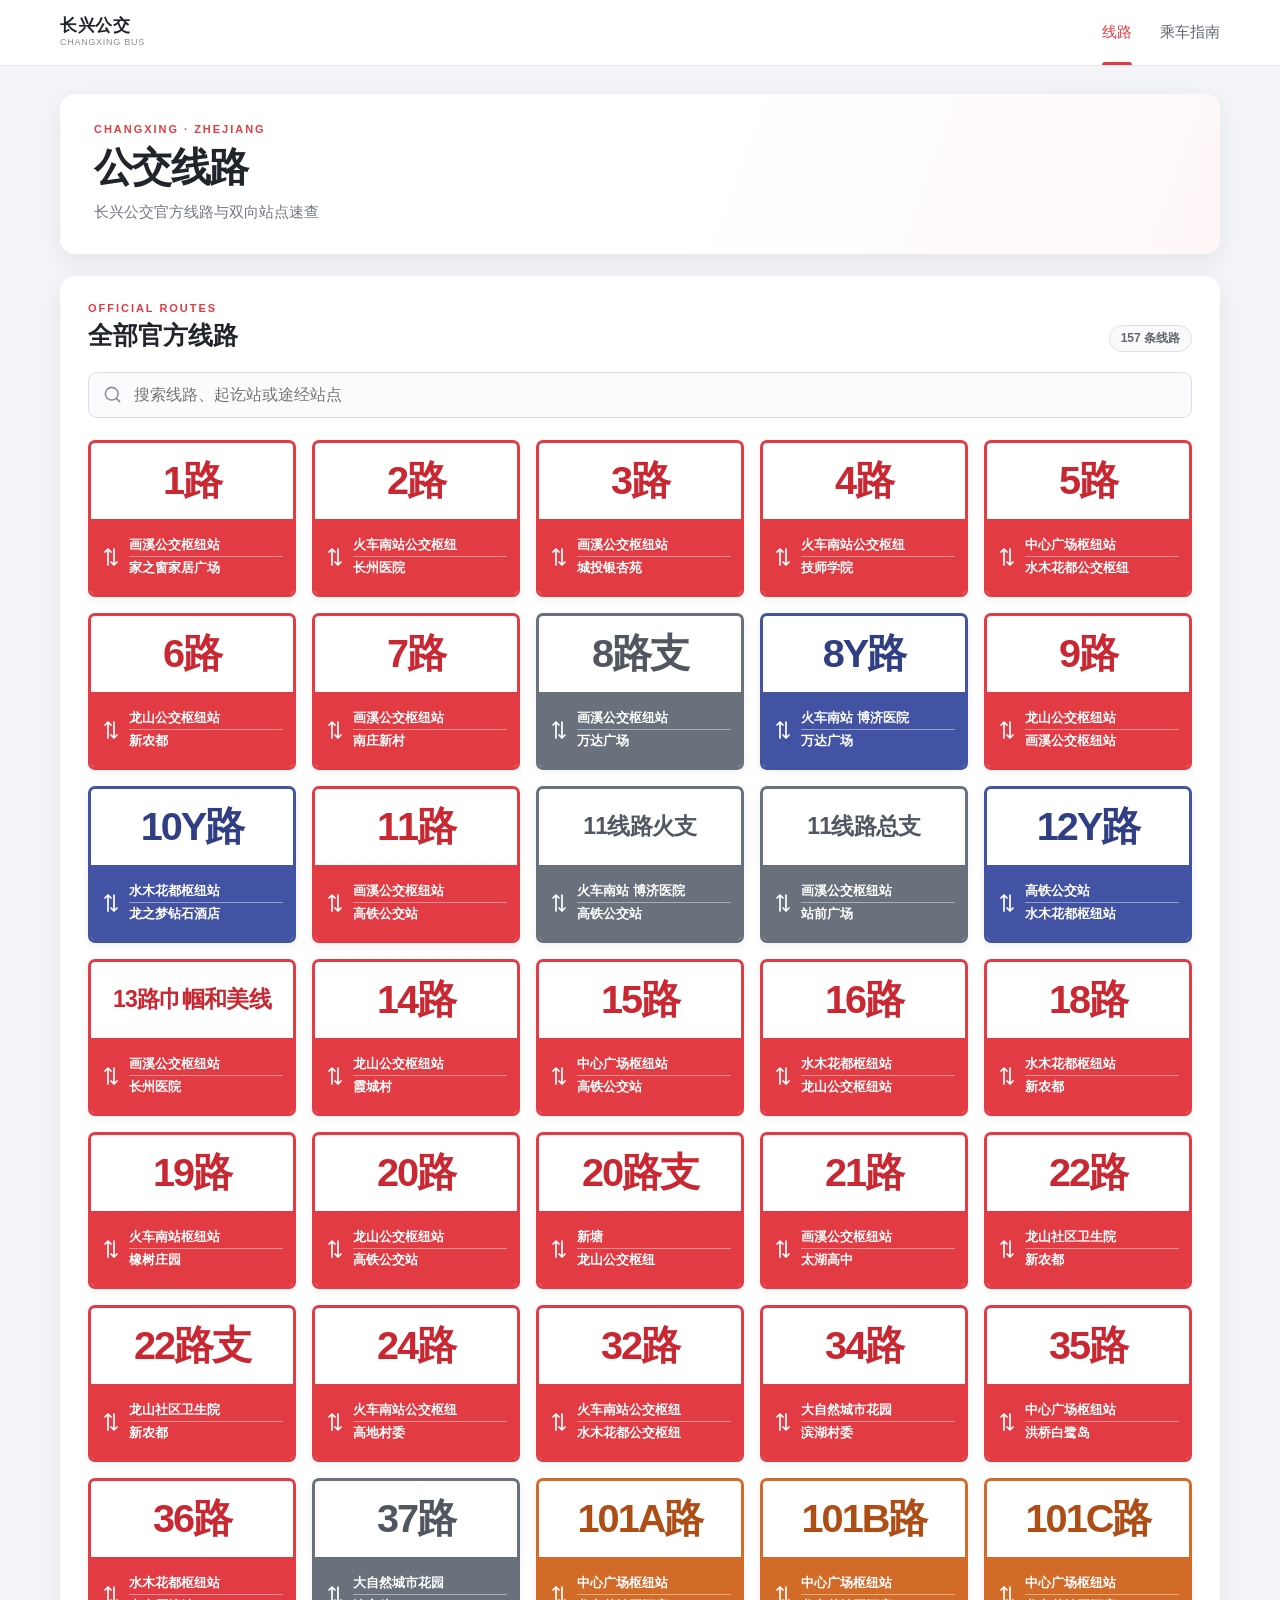
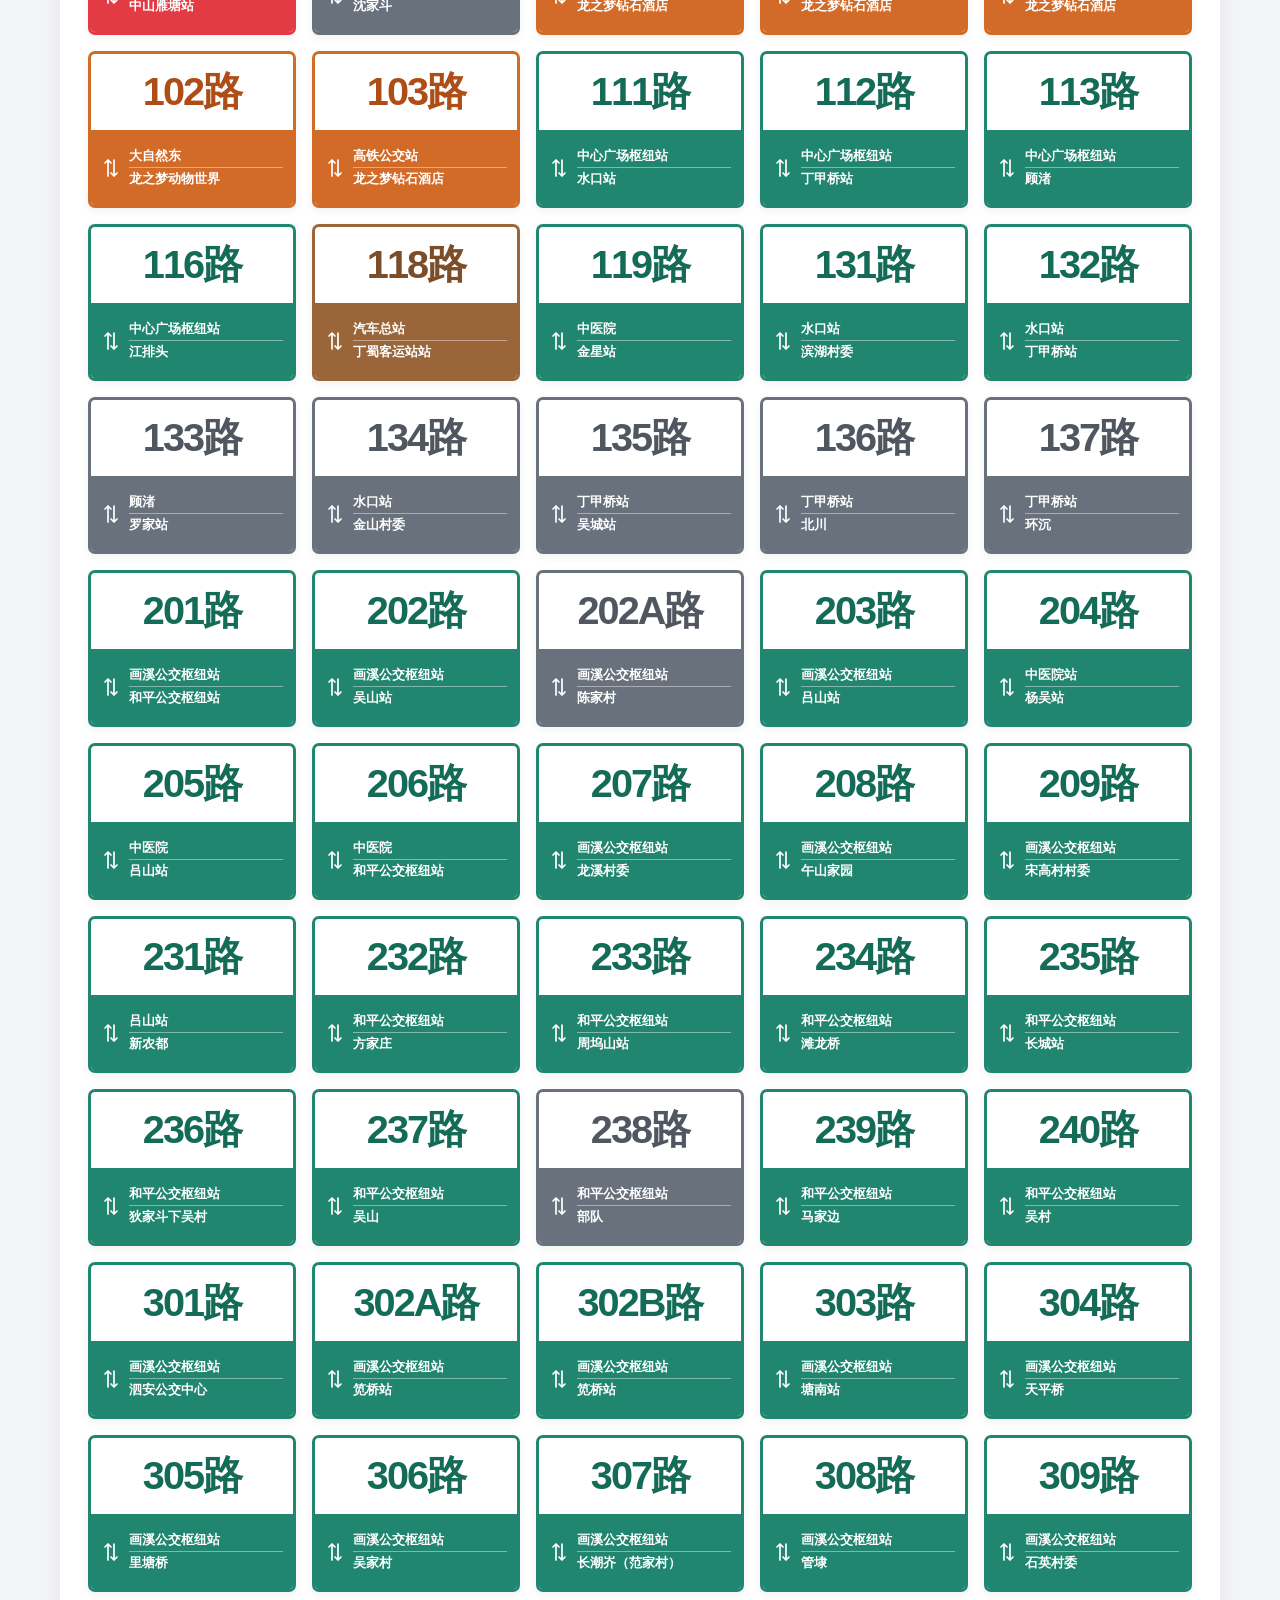
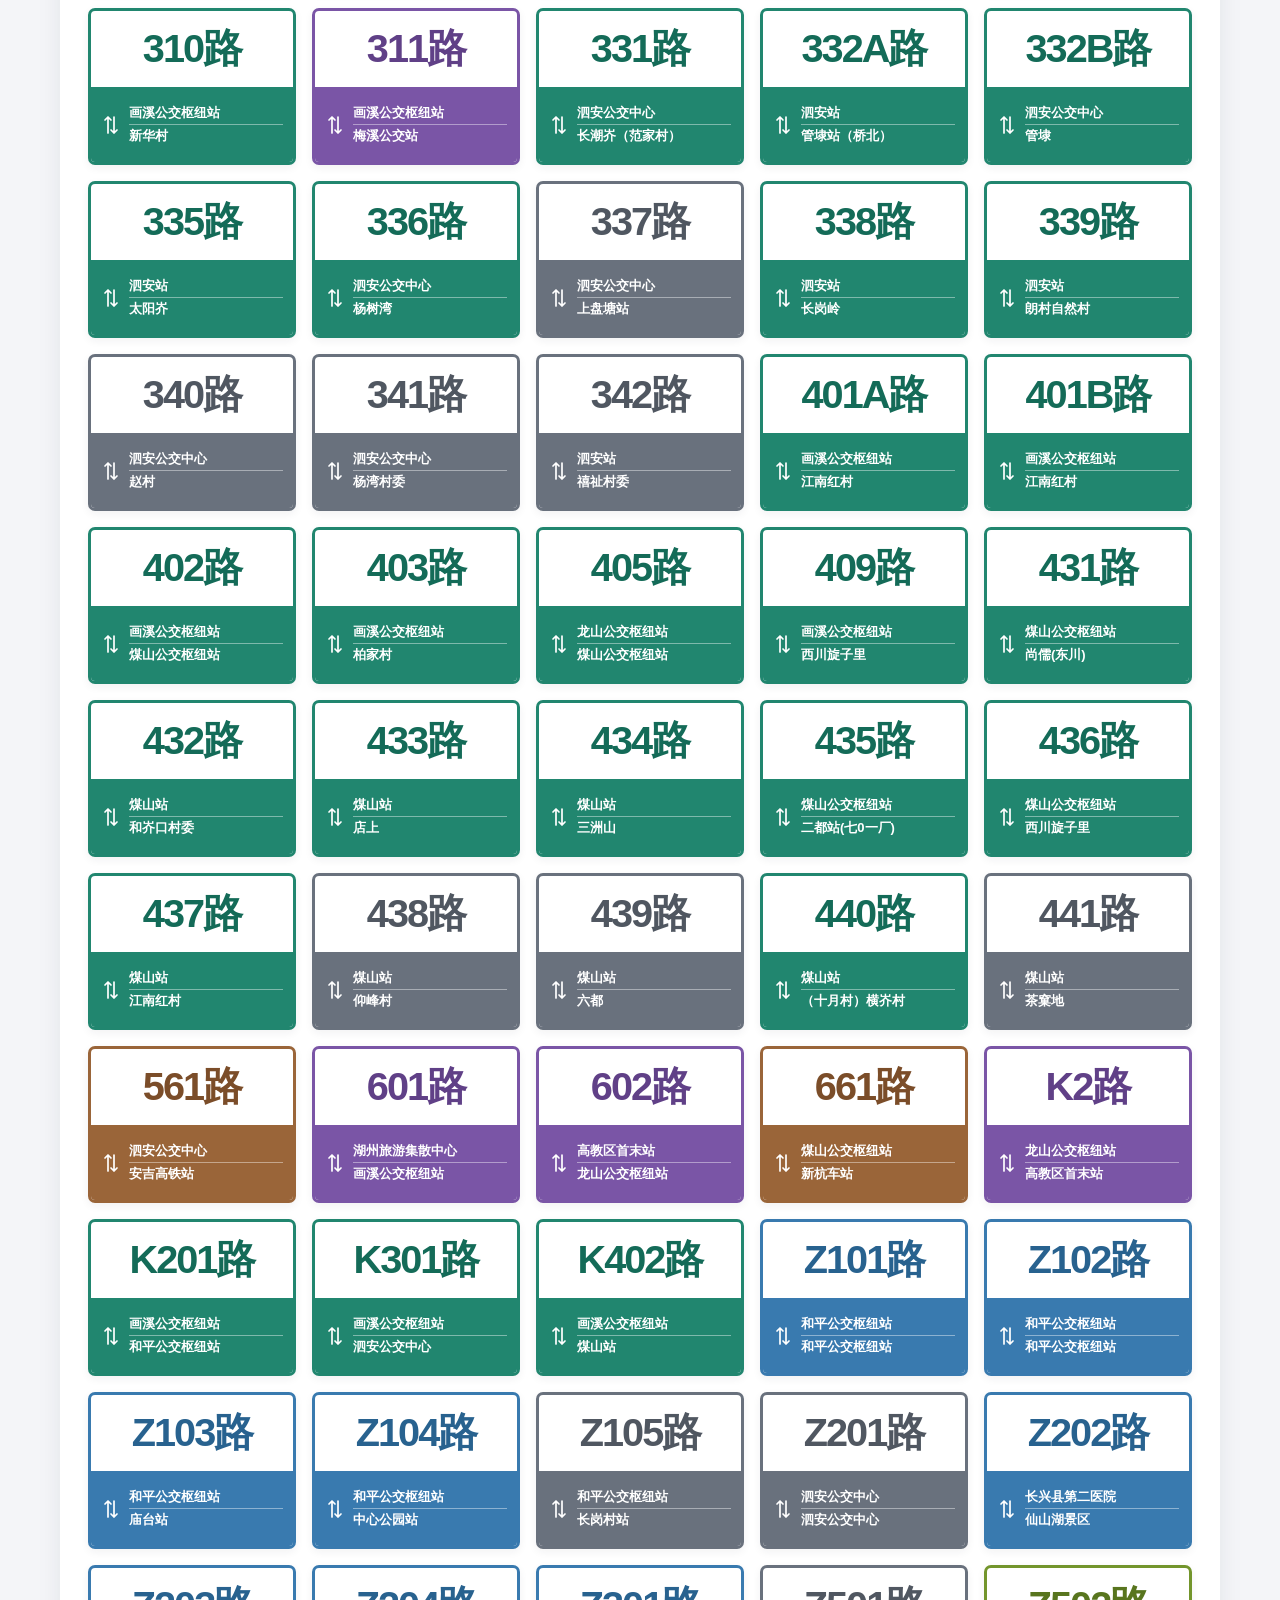
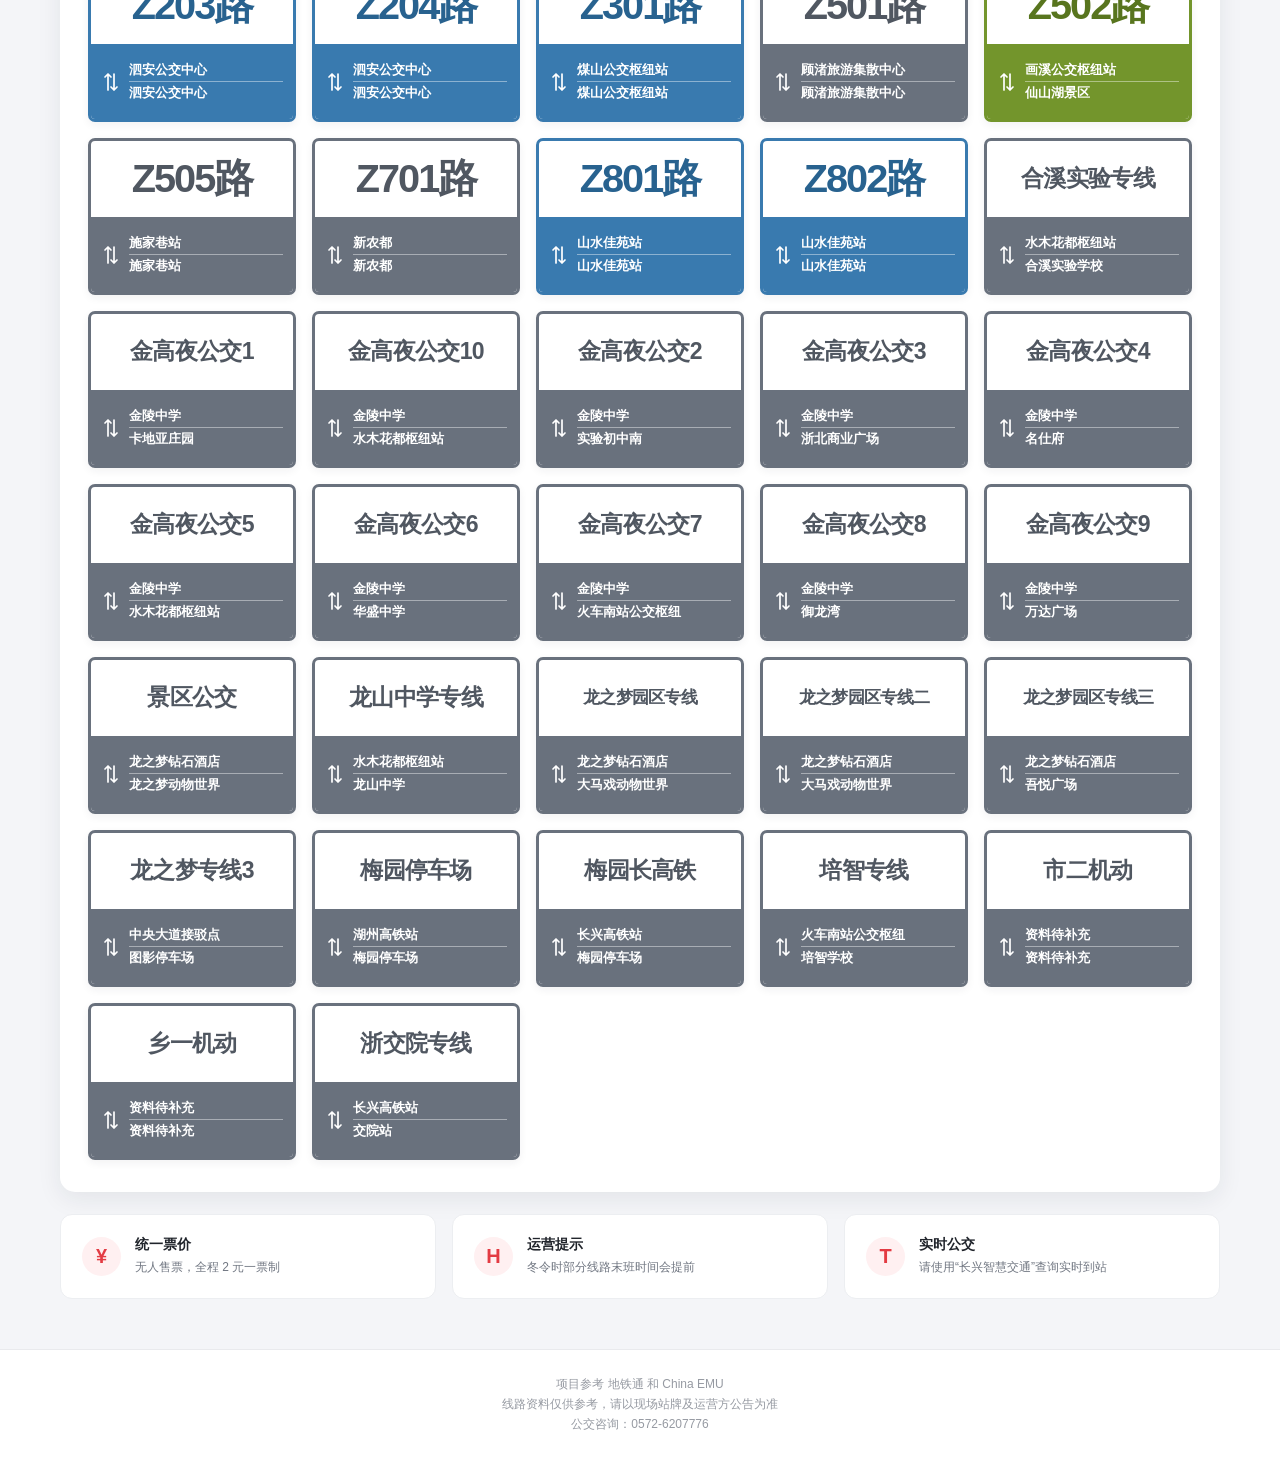
<file: index.html>
<!doctype html>
<html lang="zh-CN">
<head>
  <meta charset="utf-8">
  <meta name="viewport" content="width=device-width,initial-scale=1">
  <meta name="description" content="长兴公交全线路速查，查看官方线路方向、运营时间、票价及沿途站点。">
  <meta name="theme-color" content="#f4f5f8">
  <meta property="og:type" content="website">
  <meta property="og:locale" content="zh_CN">
  <meta property="og:site_name" content="长兴公交线路">
  <meta property="og:title" content="长兴公交线路">
  <meta property="og:description" content="长兴公交官方线路、运营方向、班次与沿途站点速查。">
  <meta property="og:image" content="assets/cover.jpg">
  <meta property="og:image:alt" content="长兴公交线路网站分享封面">
  <meta name="twitter:card" content="summary_large_image">
  <meta name="twitter:title" content="长兴公交线路">
  <meta name="twitter:description" content="长兴公交官方线路、运营方向、班次与沿途站点速查。">
  <meta name="twitter:image" content="assets/cover.jpg">
  <link rel="icon" href="assets/favicon.ico" sizes="any">
  <link rel="icon" type="image/png" sizes="32x32" href="assets/favicon-32x32.png">
  <link rel="icon" type="image/png" sizes="16x16" href="assets/favicon-16x16.png">
  <link rel="apple-touch-icon" sizes="180x180" href="assets/apple-touch-icon.png">
  <link rel="manifest" href="site.webmanifest">
  <title>长兴公交线路</title>
  <link rel="stylesheet" href="assets/styles.css">
  <script src="assets/routes.js" defer></script>
  <script src="assets/index.js" defer></script>
</head>
<body>
  <header class="site-header">
    <a class="brand" href="index.html" aria-label="长兴公交首页">
      <span><b>长兴公交</b><small>Changxing Bus</small></span>
    </a>
    <nav aria-label="主导航"><a class="active" href="index.html">线路</a><a href="#guide">乘车指南</a></nav>
  </header>

  <main class="page-shell">
    <section class="window-card page-intro">
      <div class="intro-content">
        <p class="eyebrow">CHANGXING · ZHEJIANG</p>
        <h1>公交线路</h1>
        <p>长兴公交官方线路与双向站点速查</p>
      </div>
    </section>

    <section class="window-card routes-section" aria-labelledby="routes-title">
      <div class="section-content">
        <div class="section-heading">
          <div><p class="eyebrow">OFFICIAL ROUTES</p><h2 id="routes-title">全部官方线路</h2></div>
          <span id="route-count" class="count-pill"></span>
        </div>
        <div class="search-wrap">
          <svg aria-hidden="true" viewBox="0 0 24 24"><path d="m21 21-4.35-4.35m2.35-5.65a8 8 0 1 1-16 0 8 8 0 0 1 16 0Z"/></svg>
          <label class="sr-only" for="route-search">搜索线路或站点</label>
          <input id="route-search" type="search" placeholder="搜索线路、起讫站或途经站点" autocomplete="off">
        </div>
        <div id="route-grid" class="route-grid" aria-live="polite"></div>
        <p id="empty-state" class="empty-state" hidden>没有找到匹配的线路</p>
      </div>
    </section>

    <section id="guide" class="guide-grid" aria-label="乘车指南">
      <article><span>¥</span><div><h2>统一票价</h2><p>无人售票，全程 2 元一票制</p></div></article>
      <article><span>H</span><div><h2>运营提示</h2><p>冬令时部分线路末班时间会提前</p></div></article>
      <article><span>T</span><div><h2>实时公交</h2><p>请使用“长兴智慧交通”查询实时到站</p></div></article>
    </section>
  </main>

  <footer><p>项目参考 <a href="https://www.metroman.cn/">地铁通</a> 和 <a href="https://www.china-emu.cn/">China EMU</a></p><p>线路资料仅供参考，请以现场站牌及运营方公告为准</p><p>公交咨询：0572-6207776</p></footer>
</body>
</html>
</file>
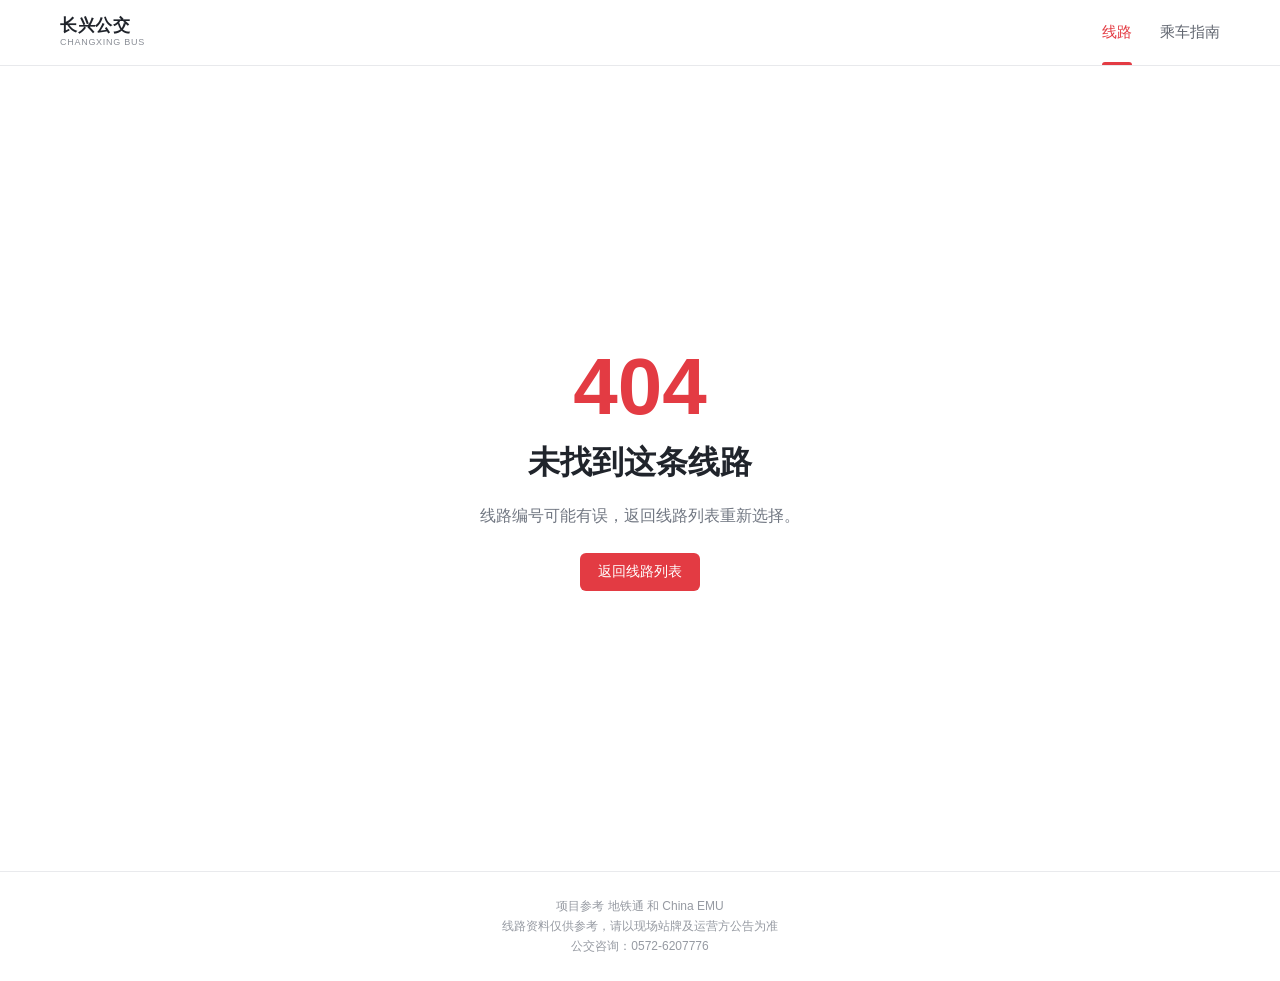
<file: route.html>
<!doctype html>
<html lang="zh-CN">
<head>
  <meta charset="utf-8">
  <meta name="viewport" content="width=device-width,initial-scale=1">
  <meta name="description" content="长兴公交线路详情、运营时间及沿途站点。">
  <meta name="theme-color" content="#ffffff">
  <meta property="og:type" content="website">
  <meta property="og:locale" content="zh_CN">
  <meta property="og:site_name" content="长兴公交线路">
  <meta property="og:title" content="线路详情 · 长兴公交">
  <meta property="og:description" content="查看长兴公交线路方向、运营时间、票价、沿途站点及同站换乘线路。">
  <meta property="og:image" content="assets/cover.jpg">
  <meta property="og:image:alt" content="长兴公交线路网站分享封面">
  <meta name="twitter:card" content="summary_large_image">
  <meta name="twitter:title" content="线路详情 · 长兴公交">
  <meta name="twitter:description" content="查看长兴公交线路方向、运营时间、票价、沿途站点及同站换乘线路。">
  <meta name="twitter:image" content="assets/cover.jpg">
  <link rel="icon" href="assets/favicon.ico" sizes="any">
  <link rel="icon" type="image/png" sizes="32x32" href="assets/favicon-32x32.png">
  <link rel="icon" type="image/png" sizes="16x16" href="assets/favicon-16x16.png">
  <link rel="apple-touch-icon" sizes="180x180" href="assets/apple-touch-icon.png">
  <link rel="manifest" href="site.webmanifest">
  <title>线路详情 · 长兴公交</title>
  <link rel="stylesheet" href="assets/styles.css">
  <script src="assets/routes.js" defer></script>
  <script src="assets/route.js" defer></script>
</head>
<body class="detail-page">
  <header class="site-header">
    <a class="brand" href="index.html" aria-label="长兴公交首页">
      <span><b>长兴公交</b><small>Changxing Bus</small></span>
    </a>
    <nav aria-label="主导航"><a class="active" href="index.html">线路</a><a href="index.html#guide">乘车指南</a></nav>
  </header>

  <main id="detail" class="detail-shell" hidden>
    <nav class="breadcrumb" aria-label="面包屑"><a href="index.html">首页</a><span>/</span><a id="crumb-category" href="index.html"></a><span>/</span><b id="crumb-name"></b></nav>

    <section class="route-hero">
      <div id="hero-badge" class="hero-badge"></div>
      <div><p id="route-eyebrow" class="eyebrow"></p><h1 id="route-title"></h1><div id="route-facts" class="fact-list"></div></div>
    </section>

    <nav class="detail-nav" aria-label="页内导航"><a class="active" href="#stations">沿途站点</a><a href="#service">运营信息</a><a href="#notice">乘车提示</a></nav>

    <section id="service" class="info-grid">
      <article><span class="info-icon">H</span><div><h2>运营时间及班次</h2><p id="service-text"></p></div></article>
      <article><span class="info-icon">¥</span><div><h2>票价</h2><p id="price-text"></p></div></article>
      <article><span class="info-icon">▣</span><div><h2>运营单位</h2><p id="operator-text"></p></div></article>
    </section>

    <section id="stations" class="stations-section">
      <div class="stations-heading"><div><p class="eyebrow">STOPS</p><h2>沿途站点</h2></div><span id="station-total"></span></div>
      <div id="direction-picker" class="direction-picker" role="group" aria-label="选择行驶方向"></div>
      <p id="data-notice" class="data-notice" hidden></p>
      <ol id="station-list" class="station-list"></ol>
    </section>

    <aside id="notice" class="notice"><b>乘车提示</b><p>线路及班次可能因道路施工、季节调整等原因临时变化，请以站牌和运营方最新公告为准。</p></aside>
    <a class="back-link" href="index.html">← 返回全部线路</a>
  </main>

  <main id="not-found" class="not-found" hidden><b>404</b><h1>未找到这条线路</h1><p>线路编号可能有误，返回线路列表重新选择。</p><a href="index.html">返回线路列表</a></main>
  <footer><p>项目参考 <a href="https://www.metroman.cn/">地铁通</a> 和 <a href="https://www.china-emu.cn/">China EMU</a></p><p>线路资料仅供参考，请以现场站牌及运营方公告为准</p><p>公交咨询：0572-6207776</p></footer>
</body>
</body>
</html>
</file>
<file: assets/styles.css>
:root{--red:#e33b43;--red-dark:#c92832;--ink:#20242b;--muted:#717782;--line:#e5e7eb;--surface:#fff;--canvas:#f4f5f8;--shadow:0 7px 24px rgba(29,35,48,.08);--radius:15px}*{box-sizing:border-box}html{scroll-behavior:smooth}body{margin:0;color:var(--ink);background:var(--canvas);font-family:-apple-system,BlinkMacSystemFont,"Segoe UI","Microsoft YaHei","PingFang SC",Arial,sans-serif;-webkit-font-smoothing:antialiased;text-rendering:optimizeLegibility}a{color:inherit;text-decoration:none}button,input{font:inherit}[hidden]{display:none!important}.sr-only{position:absolute;width:1px;height:1px;padding:0;margin:-1px;overflow:hidden;clip:rect(0,0,0,0);white-space:nowrap;border:0}.site-header{height:66px;padding:0 max(20px,calc((100% - 1160px)/2));display:flex;align-items:center;justify-content:space-between;background:#fff;border-bottom:1px solid #e8e9ec;position:relative;z-index:5}.brand{display:flex;align-items:center;gap:10px}.brand-mark{width:38px;height:38px;border-radius:9px;background:var(--red);display:flex;align-items:flex-end;justify-content:center;gap:5px;padding:8px}.brand-mark i{display:block;width:6px;height:22px;border-radius:3px;background:#fff}.brand-mark i:last-child{height:15px}.brand b{display:block;font-size:17px;line-height:1.1;letter-spacing:.04em}.brand small{display:block;color:#8a8e96;font-size:9px;line-height:1.4;letter-spacing:.08em;text-transform:uppercase}.site-header nav{display:flex;align-items:stretch;height:100%;gap:28px}.site-header nav a{display:flex;align-items:center;color:#616670;font-size:15px;position:relative}.site-header nav a:hover,.site-header nav a.active{color:var(--red)}.site-header nav a.active:after{content:"";position:absolute;left:0;right:0;bottom:0;height:3px;border-radius:3px 3px 0 0;background:var(--red)}.page-shell,.detail-shell{width:min(1160px,calc(100% - 32px));margin:28px auto 50px}.window-card{background:#fff;border-radius:var(--radius);box-shadow:var(--shadow);overflow:hidden}.window-dots{height:38px;padding:13px 16px;display:flex;gap:7px;border-bottom:1px solid #f0f1f3}.window-dots i{width:11px;height:11px;border-radius:50%;background:#ff5f57}.window-dots i:nth-child(2){background:#febc2e}.window-dots i:nth-child(3){background:#28c840}.page-intro{margin-bottom:22px}.intro-content{padding:29px 34px 32px;background:linear-gradient(110deg,#fff 55%,#fff7f7)}.eyebrow{margin:0 0 5px;color:var(--red);font-size:11px;font-weight:750;letter-spacing:.18em}.intro-content h1{margin:0;font-size:clamp(28px,4vw,40px);letter-spacing:-.04em}.intro-content>p:last-child{margin:8px 0 0;color:var(--muted);font-size:15px}.section-content{padding:26px 28px 32px}.section-heading,.stations-heading{display:flex;align-items:flex-end;justify-content:space-between;gap:16px;margin-bottom:20px}.section-heading h2,.stations-heading h2{font-size:25px;margin:0}.count-pill,.fact-list span{display:inline-flex;align-items:center;min-height:27px;padding:4px 11px;border:1px solid #dedfe2;border-radius:99px;background:#fafafa;color:#626771;font-size:12px;font-weight:650}.search-wrap{height:46px;position:relative;margin-bottom:22px}.search-wrap svg{position:absolute;width:19px;left:15px;top:13px;fill:none;stroke:#8a8e96;stroke-width:2;stroke-linecap:round}.search-wrap input{width:100%;height:100%;padding:0 16px 0 45px;border:1px solid #dcdee3;border-radius:9px;background:#fafbfc;outline:0;color:var(--ink)}.search-wrap input:focus{border-color:var(--red);background:#fff;box-shadow:0 0 0 3px rgba(227,59,67,.1)}.route-grid{display:grid;grid-template-columns:repeat(5,minmax(0,1fr));gap:16px}.route-card{--route-color:var(--red);--route-color-dark:var(--red-dark);min-width:0;border:3px solid var(--route-color);border-radius:7px;background:#fff;overflow:hidden;box-shadow:0 3px 9px rgba(38,40,47,.06);transition:transform .15s ease,box-shadow .15s ease}.route-card--city{--route-color:#e33b43;--route-color-dark:#c92832}.route-card--night{--route-color:#4353a3;--route-color-dark:#303e84}.route-card--resort{--route-color:#d26a28;--route-color-dark:#ae4d16}.route-card--rural{--route-color:#21866f;--route-color-dark:#146b58}.route-card--town{--route-color:#397aaf;--route-color-dark:#28628f}.route-card--scenic{--route-color:#73952c;--route-color-dark:#58751e}.route-card--intercity{--route-color:#7a55a6;--route-color-dark:#604087}.route-card--regional{--route-color:#9a6539;--route-color-dark:#7b4d29}.route-card--other{--route-color:#69717d;--route-color-dark:#505761}.route-card:hover{transform:translateY(-3px);box-shadow:0 8px 18px rgba(41,45,55,.13)}.route-card:focus-visible{outline:3px solid rgba(227,59,67,.28);outline-offset:3px}.route-card-top{height:76px;position:relative;display:flex;align-items:center;justify-content:center;padding:10px}.route-card-top strong{max-width:100%;color:var(--route-color-dark);font-size:clamp(30px,3.1vw,42px);font-weight:850;line-height:1;letter-spacing:-.05em;text-align:center;white-space:nowrap}.route-card-top strong.route-name--extended{font-size:clamp(17px,1.8vw,25px);letter-spacing:-.03em}.route-card-top strong.route-name--long{font-size:clamp(14px,1.35vw,19px);letter-spacing:-.04em}.route-card-bottom{min-height:75px;padding:9px 10px;color:#fff;background:var(--route-color);display:flex;align-items:center;gap:8px}.direction-arrow{width:20px;flex:0 0 20px;display:grid;place-items:center}.direction-arrow svg{width:16px;height:24px;fill:none;stroke:currentColor;stroke-width:1.7;stroke-linecap:round;stroke-linejoin:round}.route-card-bottom>div{min-width:0;flex:1}.route-card-bottom b{display:block;overflow:hidden;text-overflow:ellipsis;white-space:nowrap;font-size:13px;line-height:22px}.route-card-bottom i{display:block;width:100%;height:1px;background:rgba(255,255,255,.42)}.empty-state{padding:45px 10px;text-align:center;color:var(--muted)}.guide-grid{display:grid;grid-template-columns:repeat(3,1fr);gap:16px;margin-top:22px}.guide-grid article{display:flex;align-items:center;gap:14px;padding:21px;background:#fff;border-radius:12px;border:1px solid #eceef1}.guide-grid article>span{width:39px;height:39px;display:grid;place-items:center;flex:0 0 39px;border-radius:50%;background:#fff0f1;color:var(--red);font-size:20px;font-weight:700}.guide-grid h2{font-size:14px;margin:0 0 4px}.guide-grid p{margin:0;color:var(--muted);font-size:12px;line-height:1.55}footer{min-height:94px;padding:23px 20px;text-align:center;color:#969aa2;background:#fff;border-top:1px solid #e9eaed;font-size:12px}footer p{margin:3px}.detail-page{background:#fff}.detail-shell{margin-top:20px;max-width:1040px}.detail-shell .eyebrow{color:var(--route-color-dark)}.breadcrumb{display:flex;gap:8px;align-items:center;flex-wrap:wrap;color:#7a7f88;font-size:13px;margin:5px 0 25px}.breadcrumb a:hover{color:var(--route-color)}.breadcrumb b{color:#3e4249}.route-hero{display:flex;align-items:center;gap:24px;margin-bottom:27px}.hero-badge{width:92px;height:92px;display:grid;place-items:center;flex:0 0 92px;border:8px solid var(--route-color);border-radius:50%;color:var(--route-color-dark);font-size:38px;font-weight:850;line-height:1}.route-hero h1{font-size:clamp(28px,4vw,39px);line-height:1.15;margin:0 0 12px;letter-spacing:-.04em}.fact-list{display:flex;flex-wrap:wrap;gap:7px}.detail-nav{height:49px;display:flex;align-items:stretch;gap:25px;border-top:1px solid var(--line);border-bottom:1px solid var(--line);margin-bottom:25px;overflow-x:auto}.detail-nav a{display:flex;align-items:center;flex:0 0 auto;color:#666c76;font-size:14px;font-weight:650;position:relative}.detail-nav a.active,.detail-nav a:hover{color:var(--route-color)}.detail-nav a.active:after{content:"";height:3px;position:absolute;left:0;right:0;bottom:0;background:var(--route-color)}.info-grid{display:grid;grid-template-columns:1.4fr .75fr 1fr;gap:12px;margin-bottom:35px}.info-grid article{display:flex;gap:12px;padding:16px;border:1px solid var(--line);border-radius:10px;background:#fafafa}.info-icon{width:31px;height:31px;display:grid;place-items:center;flex:0 0 31px;border-radius:50%;color:var(--route-color-dark);background:color-mix(in srgb,var(--route-color) 12%,white);font-weight:750}.info-grid h2{font-size:13px;margin:0 0 5px}.info-grid p{font-size:12px;line-height:1.55;color:#676d76;margin:0}.stations-section{border:1px solid var(--line);border-radius:12px;overflow:hidden;background:#fff}.stations-heading{padding:23px 24px 19px;margin:0;border-bottom:1px solid var(--line)}.stations-heading span{color:#6e747d;font-size:12px}.direction-picker{padding:14px 24px;display:flex;flex-wrap:wrap;gap:8px;background:#fafafa;border-bottom:1px solid var(--line)}.direction-picker button{border:1px solid #d8dae0;background:#fff;color:#565b64;border-radius:99px;padding:7px 14px;font-size:13px;cursor:pointer}.direction-picker button:hover,.direction-picker button.active{color:#fff;border-color:var(--route-color);background:var(--route-color)}.data-notice{margin:16px 24px 0;padding:11px 13px;border-radius:7px;background:#fff7e5;border:1px solid #f1deb0;color:#795a18;font-size:12px;line-height:1.6}.station-list{list-style:none;margin:0;padding:5px 0 13px}.station-list li{min-height:64px;display:grid;grid-template-columns:44px 55px 1fr;align-items:stretch;padding:0 24px}.station-sequence{align-self:center;width:31px;height:25px;display:grid;place-items:center;border:1px solid #d9dce1;border-radius:4px;color:#777c84;font:12px ui-monospace,SFMono-Regular,Consolas,monospace}.track{position:relative;display:block}.track:before{content:"";position:absolute;width:7px;background:var(--route-color);top:0;bottom:0;left:20px}.track i{position:absolute;z-index:1;width:18px;height:18px;left:14.5px;top:23px;background:#fff;border:5px solid var(--route-color);border-radius:50%}.station-list li.first .track:before{top:32px}.station-list li.last .track:before{bottom:32px}.station-list li>div{display:flex;align-items:center;gap:10px;border-bottom:1px solid #eff0f2}.station-list li:last-child>div{border-bottom:0}.station-list .station-content{min-width:0;align-items:flex-start;justify-content:center;flex-direction:column;padding:10px 0}.station-name{display:flex;align-items:center;gap:10px;min-height:24px}.station-list b{font-size:16px}.station-list small{padding:2px 7px;border-radius:99px;color:var(--route-color-dark);background:color-mix(in srgb,var(--route-color) 12%,white);font-size:10px;font-weight:700}.station-transfers{display:flex;align-items:center;flex-wrap:wrap;gap:5px;margin-top:5px}.station-transfers em{color:#818690;font-size:10px;font-style:normal}.station-transfers a{display:inline-flex;align-items:center;min-height:21px;padding:2px 7px;border:1px solid var(--route-color);border-radius:4px;color:var(--route-color-dark);background:color-mix(in srgb,var(--route-color) 9%,white);font-size:11px;font-weight:700;line-height:1.2}.station-transfers a:hover,.station-transfers a:focus-visible{color:#fff;background:var(--route-color);border-color:var(--route-color);outline:0}.notice{margin:20px 0;padding:17px 19px;border-left:4px solid var(--route-color);background:#f6f7f9}.notice b{font-size:14px}.notice p{margin:5px 0 0;color:#6f747c;font-size:12px;line-height:1.65}.back-link{display:inline-block;margin-top:8px;color:var(--route-color);font-size:13px;font-weight:650}.not-found{min-height:calc(100vh - 95px);display:flex;flex-direction:column;align-items:center;justify-content:center;text-align:center;padding:30px}.not-found>b{font-size:80px;line-height:1;color:var(--red)}.not-found h1{margin:14px 0 5px}.not-found p{color:var(--muted)}.not-found a{margin-top:10px;padding:10px 18px;color:#fff;background:var(--red);border-radius:6px;font-size:14px}@media(max-width:980px){.route-grid{grid-template-columns:repeat(4,minmax(0,1fr))}.info-grid{grid-template-columns:1fr 1fr}.info-grid article:first-child{grid-column:1/-1}}@media(max-width:720px){.site-header{height:60px;padding:0 16px}.site-header nav{gap:16px}.site-header nav a{font-size:13px}.brand-mark{width:34px;height:34px}.brand b{font-size:15px}.page-shell,.detail-shell{width:min(100% - 22px,1040px);margin-top:15px}.window-dots{height:33px;padding:11px 13px}.window-dots i{width:10px;height:10px}.intro-content{padding:23px 21px}.section-content{padding:21px 16px 25px}.route-grid{grid-template-columns:repeat(3,minmax(0,1fr));gap:11px}.route-card-top{height:68px}.route-card-bottom{min-height:69px;padding:7px}.route-card-bottom b{font-size:12px}.guide-grid{grid-template-columns:1fr}.route-hero{gap:16px}.hero-badge{width:72px;height:72px;flex-basis:72px;border-width:6px;font-size:29px}.info-grid{grid-template-columns:1fr}.info-grid article:first-child{grid-column:auto}.stations-heading{padding:19px 16px}.direction-picker{padding:12px 16px;flex-wrap:nowrap;overflow-x:auto}.direction-picker button{flex:0 0 auto}.data-notice{margin:13px 16px 0}.station-list li{grid-template-columns:37px 45px 1fr;padding:0 13px}.track:before{left:17px}.track i{left:11.5px}.station-list b{font-size:15px}}@media(max-width:470px){.site-header nav a:last-child{display:none}.route-grid{grid-template-columns:repeat(2,minmax(0,1fr));gap:12px}.route-card-top{height:77px}.route-card-top strong{font-size:38px}.route-card-top strong.route-name--extended{font-size:20px}.route-card-top strong.route-name--long{font-size:17px}.route-card-bottom{min-height:74px}.section-heading h2,.stations-heading h2{font-size:21px}.route-hero{align-items:flex-start}.route-hero h1{font-size:25px}.hero-badge{width:64px;height:64px;flex-basis:64px;font-size:25px}.fact-list span{font-size:10px}.station-list li{min-height:61px}.station-list li>div{gap:5px;flex-wrap:wrap;align-content:center}.station-list .station-content{flex-wrap:nowrap;align-content:normal}.station-name{gap:5px;flex-wrap:wrap}.station-list small{font-size:9px}.station-transfers{gap:4px}.station-transfers a{font-size:10px;padding:2px 6px}}@media(prefers-reduced-motion:reduce){html{scroll-behavior:auto}.route-card{transition:none}}
</file>
